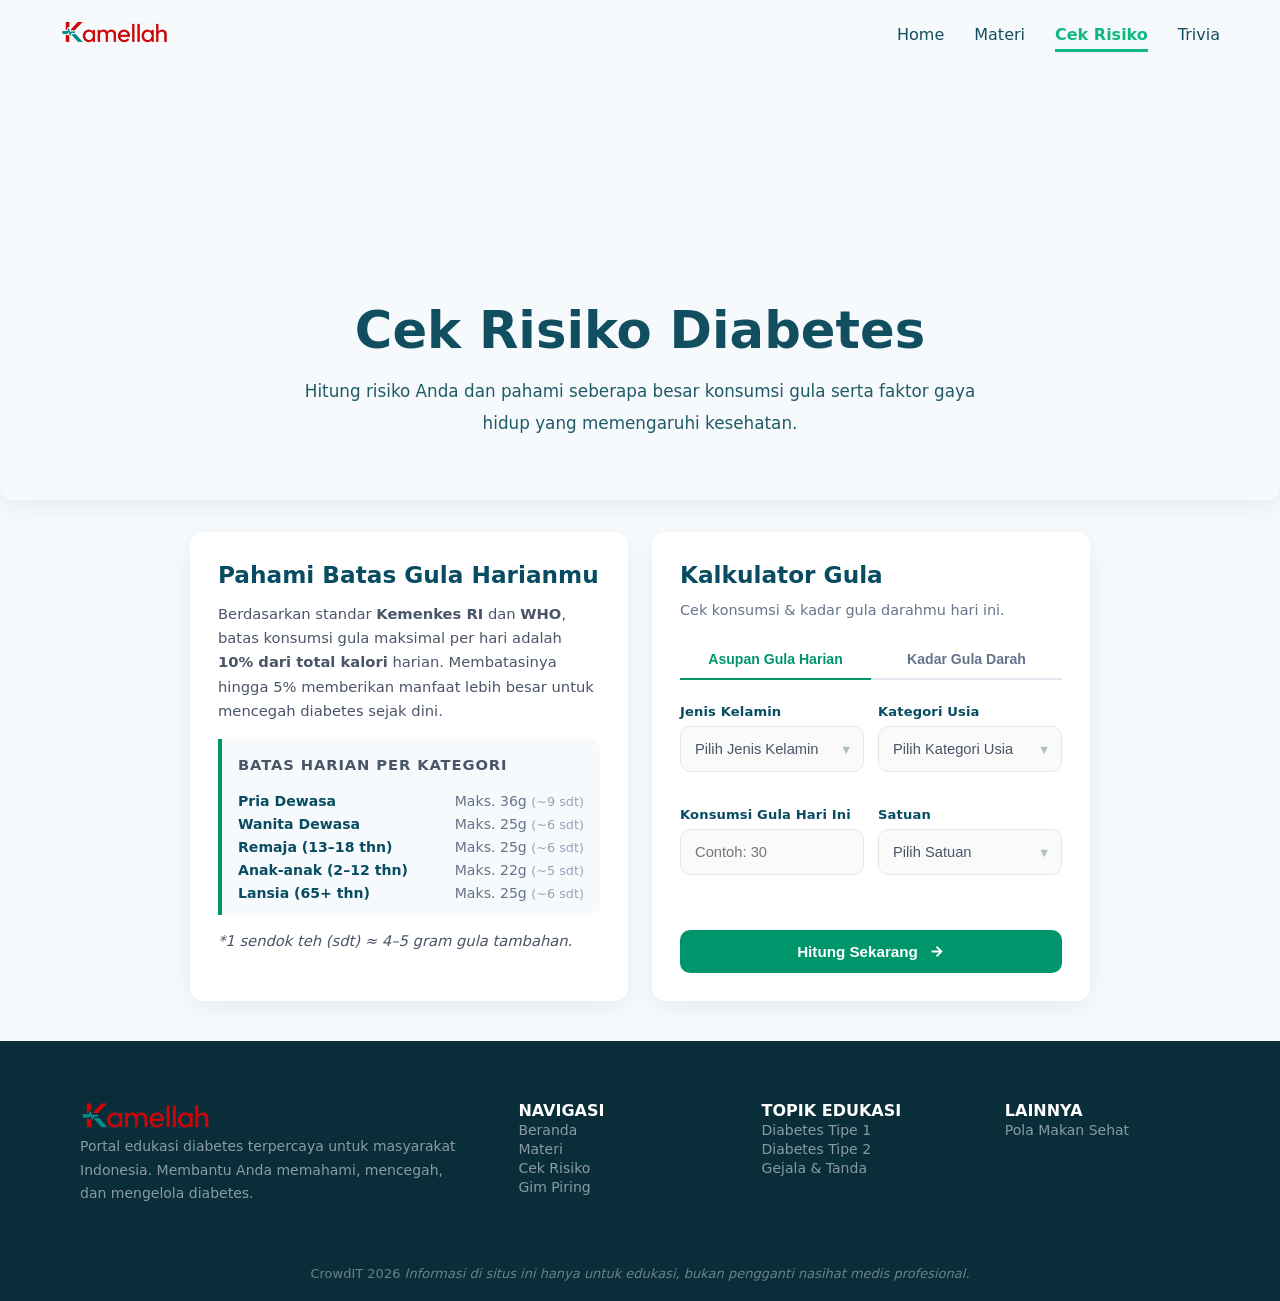
<file: tampilan/kalkulator/kalkulatorGula.html>
<!doctype html>
<html lang="en">
  <head>
    <meta charset="UTF-8" />
    <meta name="viewport" content="width=device-width, initial-scale=1.0" />
    <title>Sugar Intake Calculator - HEALTHYWeb</title>
    <link rel="stylesheet" href="../beranda/beranda.css" />
    <link rel="stylesheet" href="../global.css" />
    <link rel="stylesheet" href="style.css" />
  </head>
  <body>
    <header class="navbar">
      <div class="container navbar-box">
        <div class="logo">
          <a href="../../index.html"
            ><img
              src="../../aset/logo/logo.png"
              alt="HEALTHY Web Logo"
              class="logo-img"
          /></a>
        </div>

        <nav>
          <ul class="nav-links">
            <li><a href="../../index.html" class="nav-item">Home</a></li>
            <li>
              <a href="../materi/edukasi.html" class="nav-item">Materi</a>
            </li>
            <li>
              <a href="kalkulatorGula.html" class="nav-item active"
                >Cek Risiko</a
              >
            </li>
            <li><a href="../gim/gim.html" class="nav-item">Trivia</a></li>
          </ul>
        </nav>

        <div class="hamburger-menu" id="hamburger-toggle">
          <span class="bar"></span>
          <span class="bar"></span>
          <span class="bar"></span>
        </div>
      </div>
    </header>

    <section class="hero-page">
      <div class="hero-page__content">
        <h1 class="hero-page__title">Cek Risiko Diabetes</h1>
        <p class="hero-page__subtitle">
          Hitung risiko Anda dan pahami seberapa besar konsumsi gula serta
          faktor gaya hidup yang memengaruhi kesehatan.
        </p>
      </div>
    </section>

    <div class="calculator-container">
      <section class="education-card" id="educationCard">
        <div class="edu-panel active" id="eduIntake">
          <h2>Pahami Batas Gula Harianmu</h2>
          <p>
            Berdasarkan standar <strong>Kemenkes RI</strong> dan
            <strong>WHO</strong>, batas konsumsi gula maksimal per hari adalah
            <strong>10% dari total kalori</strong> harian. Membatasinya hingga
            5% memberikan manfaat lebih besar untuk mencegah diabetes sejak
            dini.
          </p>
          <div class="formula-box">
            <p class="formula-title">Batas Harian per Kategori</p>
            <ul>
              <li>
                <span class="formula-label">Pria Dewasa</span
                ><span class="formula-value">Maks. 36g <em>(~9 sdt)</em></span>
              </li>
              <li>
                <span class="formula-label">Wanita Dewasa</span
                ><span class="formula-value">Maks. 25g <em>(~6 sdt)</em></span>
              </li>
              <li>
                <span class="formula-label">Remaja (13–18 thn)</span
                ><span class="formula-value">Maks. 25g <em>(~6 sdt)</em></span>
              </li>
              <li>
                <span class="formula-label">Anak-anak (2–12 thn)</span
                ><span class="formula-value">Maks. 22g <em>(~5 sdt)</em></span>
              </li>
              <li>
                <span class="formula-label">Lansia (65+ thn)</span
                ><span class="formula-value">Maks. 25g <em>(~6 sdt)</em></span>
              </li>
            </ul>
          </div>
          <p class="disclaimer">
            *1 sendok teh (sdt) ≈ 4–5 gram gula tambahan.
          </p>
        </div>

        <div class="edu-panel" id="eduBloodSugar">
          <h2>Pahami Kadar Gula Darahmu</h2>
          <p>
            Kadar gula darah diukur dalam <strong>mg/dL</strong> dan bervariasi
            tergantung waktu pengukuran. Pemeriksaan rutin sangat penting untuk
            mendeteksi prediabetes atau diabetes sejak dini.
          </p>
          <div class="formula-box">
            <p class="formula-title">Batas Normal per Kondisi</p>
            <ul>
              <li>
                <span class="formula-label">Puasa (sebelum makan)</span>
                <span class="formula-value">Normal ≤ 100 <em>mg/dL</em></span>
              </li>
              <li>
                <span
                  class="formula-label"
                  style="opacity: 0.6; font-size: 0.78rem"
                  >Prediabetes (puasa)</span
                >
                <span class="formula-value" style="font-size: 0.82rem"
                  >101–125 <em>mg/dL</em></span
                >
              </li>
              <li>
                <span
                  class="formula-label"
                  style="opacity: 0.6; font-size: 0.78rem"
                  >Diabetes (puasa)</span
                >
                <span class="formula-value" style="font-size: 0.82rem"
                  >≥ 126 <em>mg/dL</em></span
                >
              </li>
              <li style="margin-top: 6px">
                <span class="formula-label">Acak / Setelah Makan</span>
                <span class="formula-value">Normal ≤ 140 <em>mg/dL</em></span>
              </li>
              <li>
                <span
                  class="formula-label"
                  style="opacity: 0.6; font-size: 0.78rem"
                  >Prediabetes (postmeal)</span
                >
                <span class="formula-value" style="font-size: 0.82rem"
                  >141–199 <em>mg/dL</em></span
                >
              </li>
              <li>
                <span
                  class="formula-label"
                  style="opacity: 0.6; font-size: 0.78rem"
                  >Diabetes (postmeal)</span
                >
                <span class="formula-value" style="font-size: 0.82rem"
                  >≥ 200 <em>mg/dL</em></span
                >
              </li>
            </ul>
          </div>
          <p class="disclaimer">
            *Sumber: American Diabetes Association (ADA) & WHO 2023.
          </p>
        </div>
      </section>

      <section class="calculator-card">
        <h2>Kalkulator Gula</h2>
        <p class="subtitle">Cek konsumsi & kadar gula darahmu hari ini.</p>

        <div class="form-tabs">
          <button type="button" class="tab-btn active" data-tab="intake">
            Asupan Gula Harian
          </button>
          <button type="button" class="tab-btn" data-tab="blood-sugar">
            Kadar Gula Darah
          </button>
        </div>

        <form id="sugarForm" class="tab-content active" novalidate>
          <div class="form-row">
            <div class="form-group">
              <label for="gender">Jenis Kelamin</label>
              <div class="t-input-wrap">
                <div class="t-input select-wrapper">
                  <select id="gender" required>
                    <option value="" disabled selected>
                      Pilih Jenis Kelamin
                    </option>
                    <option value="male">Pria</option>
                    <option value="female">Wanita</option>
                  </select>
                </div>
                <p class="t-error-msg">Pilih jenis kelamin.</p>
              </div>
            </div>

            <div class="form-group">
              <label for="ageCategory">Kategori Usia</label>
              <div class="t-input-wrap">
                <div class="t-input select-wrapper">
                  <select id="ageCategory" required>
                    <option value="" disabled selected>
                      Pilih Kategori Usia
                    </option>
                    <option value="adult">Dewasa (19–64 thn)</option>
                    <option value="teenager">Remaja (13–18 thn)</option>
                    <option value="children">Anak-anak (2–12 thn)</option>
                    <option value="elderly">Lansia (65+ thn)</option>
                  </select>
                </div>
                <p class="t-error-msg">Pilih kategori usia.</p>
              </div>
            </div>
          </div>

          <div class="form-row">
            <div class="form-group">
              <label for="currentIntake">Konsumsi Gula Hari Ini</label>
              <div class="t-input-wrap">
                <input
                  class="t-input"
                  type="number"
                  id="currentIntake"
                  min="0"
                  placeholder="Contoh: 30"
                  required
                />
                <p class="t-error-msg">Masukkan jumlah konsumsi gula.</p>
              </div>
            </div>

            <div class="form-group">
              <label for="unit">Satuan</label>
              <div class="t-input-wrap">
                <div class="t-input select-wrapper">
                  <select id="unit" required>
                    <option value="" disabled selected>Pilih Satuan</option>
                    <option value="grams">Gram (g)</option>
                    <option value="teaspoons">Sendok Teh (sdt)</option>
                  </select>
                </div>
                <p class="t-error-msg">Pilih satuan.</p>
              </div>
            </div>
          </div>

          <button type="submit" class="btn-calculate">
            <span>Hitung Sekarang</span>
            <svg
              class="btn-icon"
              viewBox="0 0 24 24"
              fill="none"
              stroke="currentColor"
              stroke-width="2.5"
            >
              <path d="M5 12h14M12 5l7 7-7 7" />
            </svg>
          </button>
        </form>

        <form id="bloodSugarForm" class="tab-content" novalidate>
          <div class="form-row">
            <div class="form-group">
              <label for="bloodSugarAge">Kategori Usia</label>
              <div class="t-input-wrap">
                <div class="t-input select-wrapper">
                  <select id="bloodSugarAge" required>
                    <option value="" disabled selected>
                      Pilih Kategori Usia
                    </option>
                    <option value="adult">Dewasa (19–64 thn)</option>
                    <option value="teenager">Remaja (13–18 thn)</option>
                    <option value="children">Anak-anak (2–12 thn)</option>
                    <option value="elderly">Lansia (65+ thn)</option>
                  </select>
                </div>
                <p class="t-error-msg">Pilih kategori usia.</p>
              </div>
            </div>

            <div class="form-group">
              <label for="bloodSugarCondition">Kondisi Pengukuran</label>
              <div class="t-input-wrap">
                <div class="t-input select-wrapper">
                  <select id="bloodSugarCondition" required>
                    <option value="" disabled selected>
                      Pilih Kondisi Pengukuran
                    </option>
                    <option value="fasting">Puasa (sebelum makan)</option>
                    <option value="random">Acak (kapan saja)</option>
                    <option value="postmeal">Setelah makan</option>
                  </select>
                </div>
                <p class="t-error-msg">Pilih kondisi pengukuran.</p>
              </div>
            </div>
          </div>

          <div class="form-group">
            <label for="bloodSugarLevel"
              >Kadar Gula Darah <span class="unit-label">mg/dL</span></label
            >
            <div class="t-input-wrap">
              <input
                class="t-input"
                type="number"
                id="bloodSugarLevel"
                min="0"
                max="600"
                placeholder="Contoh: 120"
                required
              />
              <p class="t-error-msg">Masukkan kadar gula darah (mg/dL).</p>
            </div>
          </div>

          <button type="submit" class="btn-calculate">
            <span>Cek Sekarang</span>
            <svg
              class="btn-icon"
              viewBox="0 0 24 24"
              fill="none"
              stroke="currentColor"
              stroke-width="2.5"
            >
              <path d="M5 12h14M12 5l7 7-7 7" />
            </svg>
          </button>
        </form>
      </section>

      <section id="resultCard" class="result-card hidden">
        <div class="result-status" id="resultStatus"></div>

        <div id="sugarGaugePanel" class="sugar-gauge-panel hidden">
          <div id="gaugeTitleText" class="gauge-title">
            Parameter Gula Harianmu
          </div>
          <div class="semicircle-gauge">
            <svg
              id="gaugeSvg"
              viewBox="0 0 200 105"
              xmlns="http://www.w3.org/2000/svg"
            >
              <path
                d="M 25 100 A 75 75 0 0 1 175 100"
                fill="none"
                stroke="#e2e8f0"
                stroke-width="16"
                stroke-linecap="butt"
              />
              <path
                d="M 25 100 A 75 75 0 0 1 62.5 35.1"
                fill="none"
                stroke="#4ade80"
                stroke-width="16"
                stroke-linecap="butt"
              />
              <path
                d="M 62.5 35.1 A 75 75 0 0 1 100 25"
                fill="none"
                stroke="#a3e635"
                stroke-width="16"
                stroke-linecap="butt"
              />
              <path
                d="M 100 25 A 75 75 0 0 1 137.5 35.1"
                fill="none"
                stroke="#facc15"
                stroke-width="16"
                stroke-linecap="butt"
              />
              <path
                d="M 137.5 35.1 A 75 75 0 0 1 164.9 62.5"
                fill="none"
                stroke="#fb923c"
                stroke-width="16"
                stroke-linecap="butt"
              />
              <path
                d="M 164.9 62.5 A 75 75 0 0 1 175 100"
                fill="none"
                stroke="#ef4444"
                stroke-width="16"
                stroke-linecap="butt"
              />
              <g id="gaugeNeedleGroup" transform="rotate(0, 100, 100)">
                <line
                  x1="100"
                  y1="100"
                  x2="25"
                  y2="100"
                  stroke="#1e293b"
                  stroke-width="3.5"
                  stroke-linecap="round"
                />
                <circle cx="100" cy="100" r="7" fill="#1e293b" />
                <circle cx="100" cy="100" r="3.5" fill="#ffffff" />
              </g>
            </svg>
            <div class="gauge-center-info">
              <span id="gaugeLevelLabel" class="gauge-level-text">–</span>
              <span id="gaugeValueText" class="gauge-value-text"></span>
            </div>
          </div>
        </div>

        <div class="comparison-box" id="comparisonBox">
          <div class="comparison-item">
            <span>Batas Harianmu</span>
            <strong id="labelLimit">–</strong>
          </div>
          <div class="arrow-container">
            <svg
              viewBox="0 0 24 24"
              fill="none"
              stroke="currentColor"
              stroke-width="2.5"
              width="20"
              height="20"
            >
              <path d="M5 12h14M12 5l7 7-7 7" />
            </svg>
          </div>
          <div class="comparison-item">
            <span>Konsumsimu</span>
            <strong id="labelCurrent">–</strong>
          </div>
        </div>

        <div class="tips-box">
          <div class="tips-header">
            <span></span>
            <h4>Tips Kesehatan</h4>
          </div>
          <div id="healthTips"></div>
        </div>

        <p class="medical-disclaimer">
          *Hasil ini bersifat edukatif berdasarkan panduan WHO/Kemenkes RI dan
          tidak menggantikan saran medis dokter atau ahli gizi.
        </p>
      </section>
    </div>
    <footer class="footer">
      <div class="footer-top">
        <div class="footer-grid">
          <div class="foot-brand">
            <a href="../../index.html" class="foot-logo-link"
              ><img
                src="../../aset/logo/logo.png"
                alt="HEALTHY Web Logo"
                class="footer-logo-img"
            /></a>
            <p>
              Portal edukasi diabetes terpercaya untuk masyarakat Indonesia.
              Membantu Anda memahami, mencegah, dan mengelola diabetes.
            </p>
          </div>

          <div class="foot-col">
            <h4>NAVIGASI</h4>
            <ul>
              <li><a href="../../index.html">Beranda</a></li>
              <li><a href="../materi/edukasi.html">Materi</a></li>
              <li><a href="kalkulatorGula.html">Cek Risiko</a></li>
              <li><a href="../gim/gim.html">Gim Piring</a></li>
            </ul>
          </div>

          <div class="foot-col">
            <h4>TOPIK EDUKASI</h4>
            <ul>
              <li>
                <a href="../materi/edukasi.html#diabetes-tipe-1"
                  >Diabetes Tipe 1</a
                >
              </li>
              <li>
                <a href="../materi/edukasi.html#diabetes-tipe-2"
                  >Diabetes Tipe 2</a
                >
              </li>
              <li>
                <a href="../materi/edukasi.html#gejala-tanda">Gejala & Tanda</a>
              </li>
            </ul>
          </div>

          <div class="foot-col">
            <h4>LAINNYA</h4>
            <ul>
              <li>
                <a href="../materi/edukasi.html#pola-makan-sehat"
                  >Pola Makan Sehat</a
                >
              </li>
            </ul>
          </div>
        </div>
      </div>

      <div class="footer-bottom">
        <div class="footer-bottom-box">
          <p>CrowdIT 2026</p>
          <p class="foot-note">
            <em
              >Informasi di situs ini hanya untuk edukasi, bukan pengganti
              nasihat medis profesional.</em
            >
          </p>
        </div>
      </div>
    </footer>

    <script src="script.js"></script>
    <script src="../beranda/main.js"></script>
  </body>
</html>
</file>
<file: tampilan/beranda/beranda.css>
/* ========================================================================
   STYLE HERO & KONTEN UTAMA BERANDA
   ======================================================================== */
.hero-section {
  width: 100%;
  min-height: 620px;
  height: 90vh;
  display: flex;
  align-items: center;
  background-color: #f4f9f9;
  position: relative;
  overflow: hidden;
}

.hero-wrapper {
  display: flex;
  width: 100%;
  max-width: 1200px;
  margin: 0 auto;
  padding: 0 20px;
  align-items: center;
  justify-content: space-between;
}

.hero-page {
  width: 100%;
  padding: 120px 0 60px;
  background: none;
  overflow: hidden;
  margin-top: 64px;
}

.hero-page__content {
  max-width: 860px;
  margin: 0 auto;
  padding: 0 20px;
  text-align: center;
  display: flex;
  flex-direction: column;
  align-items: center;
  opacity: 0;
  transform: translateY(20px);
  animation: fadeUpIn 0.75s ease-out 0.25s forwards;
}

.hero-page__title {
  font-size: clamp(2.4rem, 4vw, 4.5rem);
  line-height: 1.05;
  font-weight: 800;
  color: #114e60;
  margin-bottom: 18px;
  display: inline-flex;
  flex-wrap: wrap;
  justify-content: center;
}

.hero-page__subtitle {
  font-size: 1.05rem;
  line-height: 1.9;
  color: #1f5b67;
  max-width: 720px;
  margin: 0 auto;
  border: none;
}

.hero__word {
  display: inline-block;
  opacity: 0;
  animation: word-reveal 0.6s ease-out forwards;
}

.hero__word:nth-child(1) {
  animation-delay: 0.1s;
}

.hero__word:nth-child(2) {
  animation-delay: 0.2s;
}

.hero__word:nth-child(3) {
  animation-delay: 0.3s;
}

@keyframes word-reveal {
  from {
    opacity: 0;
    transform: translateY(20px);
  }
  to {
    opacity: 1;
    transform: translateY(0);
  }
}

@media screen and (max-width: 768px) {
  .hero-page {
    padding: 100px 0 40px;
    margin-top: 64px;
  }

  .hero-page__title {
    font-size: 2.3rem;
  }
}

.hero-left {
  width: 42%; 
  z-index: 10;
  position: relative;
  display: flex;
  flex-direction: column;
}

.badge {
  display: inline-block;
  align-self: flex-start;
  padding: 6px 12px;
  background-color: rgba(37, 204, 247, 0.15);
  color: #114e60;
  font-weight: 600;
  font-size: 14px;
  border-radius: 20px;
  margin-bottom: 20px;
}

.hero-title {
  font-size: 44px;
  font-weight: 700;
  line-height: 1.25;
  margin-bottom: 20px;
  color: #114e60;
}

.hero-desc {
  font-size: 16px;
  line-height: 1.6;
  color: #557a85;
  margin-bottom: 35px;
}

.hero-action {
  display: flex;
  gap: 15px;
}

/* ========================================================================
   BUTTON STYLING
   ======================================================================== */
.btn {
  display: inline-block;
  padding: 12px 28px;
  font-weight: 600;
  border-radius: 8px;
  transition: all 0.3s ease;
  font-size: 15px;
  text-align: center;
  text-decoration: none;
}

.btn-primary {
  background-color: #059669;
  color: #ffffff;
  box-shadow: 0 4px 15px rgba(5, 150, 105, 0.25);
}

.btn-primary:hover {
  transform: translateY(-3px);
  background-color: #047857;
  box-shadow: 0 6px 20px rgba(5, 150, 105, 0.4);
}

.btn-secondary {
  border: 2px solid #114e60;
  color: #114e60;
  background-color: transparent;
}

.btn-secondary:hover {
  background-color: #114e60;
  border-color: #114e60;
  color: #ffffff;
  transform: translateY(-3px);
  box-shadow: 0 6px 20px rgba(17, 78, 96, 0.2);
}

/* ========================================================================
   KOLOM KANAN: POSITIONING & BACKGROUND EFFECTS
   ======================================================================== */
.hero-section .hero-wrapper .hero-right {
  position: absolute;
  top: 0;
  right: 0;
  width: 53%;
  height: 85% !important;
  z-index: 1;
  display: block !important;
}

.hero-right .medical-bg {
  position: absolute;
  inset: 0;
  pointer-events: none;
  background:
    radial-gradient(
      circle at 15% 20%,
      rgba(255, 255, 255, 0.12),
      transparent 8%
    ),
    radial-gradient(
      circle at 70% 15%,
      rgba(255, 255, 255, 0.08),
      transparent 10%
    ),
    radial-gradient(
      circle at 40% 70%,
      rgba(255, 255, 255, 0.06),
      transparent 12%
    ),
    repeating-linear-gradient(
      45deg,
      rgba(255, 255, 255, 0.06),
      rgba(255, 255, 255, 0.06) 1px,
      transparent 1px,
      transparent 20px
    );
}

.hero-left,
.hero-right {
  opacity: 0;
  transform: translateY(24px);
  animation: fadeUpIn 0.85s ease-out forwards;
}

.hero-left {
  animation-delay: 0.18s;
}

.hero-right {
  animation-delay: 0.32s;
}

@keyframes fadeUpIn {
  from {
    opacity: 0;
    transform: translateY(24px);
  }
  to {
    opacity: 1;
    transform: translateY(0);
  }
}

@keyframes waveFlow {
  0% {
    transform: translateY(0px) skewY(0deg) rotate(0deg);
    border-radius: 0% 0% 0% 85% / 0% 0% 0% 85%;
  }
  50% {
    transform: translateY(-10px) skewY(1deg) rotate(0.2deg);
    border-radius: 0% 0% 0% 80% / 0% 0% 0% 90%;
  }
  100% {
    transform: translateY(4px) skewY(-1deg) rotate(-0.2deg);
    border-radius: 0% 0% 0% 88% / 0% 0% 0% 80%;
  }
}

@keyframes waveInside {
  0% {
    transform: translateY(0px) scale(1);
  }
  50% {
    transform: translateY(-8px) scale(1.01);
  }
  100% {
    transform: translateY(3px) scale(0.997);
  }
}

.hero-section .hero-wrapper .video-blob-container {
  width: 100% !important;
  height: 100% !important;
  position: relative;
  overflow: hidden;
  border-radius: 0% 0% 0% 85% / 0% 0% 0% 85% !important;
  box-shadow: -15px 15px 40px rgba(17, 78, 96, 0.03);
  animation:
    floatFrame 15s ease-in-out infinite alternate,
    waveFlow 12s ease-in-out infinite alternate;
  transform-origin: center;
}

.hero-section .hero-wrapper .blob-video {
  width: 100% !important;
  height: 100% !important;
  object-fit: cover !important;
  animation: waveInside 12s ease-in-out infinite alternate;
}

.blob-overlay {
  position: absolute;
  top: 0;
  left: 0;
  width: 100%;
  height: 100%;
  background: transparent;
  pointer-events: none;
}

/* ==========================================================================
   FEATURES SECTION & FOOTER
   ========================================================================== */
.features-section {
  padding: 80px 0;
  background-color: #ffffff;
}

.features-grid {
  display: flex;
  justify-content: space-between;
  gap: 30px;
  max-width: 1200px;
  margin: 0 auto;
  padding: 0 20px;
}

.feature-card {
  flex: 1;
  background: #f4f9f9;
  padding: 40px 30px;
  border-radius: 16px;
  transition: all 0.3s ease;
  border: 1px solid rgba(17, 78, 96, 0.05);
}

.feature-card:hover {
  transform: translateY(-10px);
  box-shadow: 0 15px 30px rgba(17, 78, 96, 0.08);
}

.feature-icon {
  width: 50px;
  height: 50px;
  border-radius: 12px;
  display: flex;
  align-items: center;
  justify-content: center;
  font-size: 24px;
  margin-bottom: 20px;
}

.feature-card h3 {
  font-size: 20px;
  color: #114e60;
  margin-bottom: 12px;
  font-weight: 700;
}
.feature-card p {
  font-size: 14px;
  color: #557a85;
  line-height: 1.6;
}

.features-header {
  text-align: center;
  margin-bottom: 50px;
}

.features-header h2 {
  font-size: 2.5rem;
  color: #114e60;
  margin-bottom: 15px;
}

.features-header p {
  color: #557a85;
  font-size: 1.1rem;
}

.feature-icon svg {
  width: 28px;
  height: 28px;
}

.icon-blue { color: #25ccf7; }
.icon-green { color: #059669; }
.icon-orange { color: #f39c12; }

.features-header {
  animation: fadeUpIn 1s ease-out forwards;
}

.feature-card {
  opacity: 0; 
  animation: fadeUpIn 1s ease-out forwards;
}

.feature-card:nth-child(1) { animation-delay: 0.3s; }
.feature-card:nth-child(2) { animation-delay: 0.5s; }
.feature-card:nth-child(3) { animation-delay: 0.7s; }

/* ==========================================================================
   FOOTER STYLE
   ========================================================================== */
.footer {
  background: #092e3a;
  color: #fff;
  padding-top: 60px;
  margin-top: 40px;
  width: 100%;
}

.footer-top {
  padding-bottom: 40px;
  border-bottom: none;
}

.footer-grid {
  max-width: 1200px;
  margin: 0 auto;
  padding: 0 40px;
  display: grid;
  grid-template-columns: 2fr 1fr 1fr 1fr;
  gap: 48px;
}

.foot-brand .foot-logo {
  font-size: 21px;
  font-weight: 800;
  margin-bottom: 14px;
}
.foot-brand .foot-logo span {
  color: #25ccf7;
}
.foot-brand p {
  font-size: 14px;
  color: rgba(255, 255, 255, 0.52);
  line-height: 1.7;
}

.footer-logo-img {
  height: 30px;
  width: auto;
  object-fit: contain;
}
.foot-col a {
  font-size: 14px;
  color: rgba(255, 255, 255, 0.52);
  text-decoration: none;
  transition: color 0.25s;
}
.foot-col a:hover {
  color: #25ccf7;
}

.footer-bottom {
  padding: 22px 0;
  max-width: 1200px;
  margin: 0 auto;
  padding: 20px 40px;
  text-align: center;
}
.footer-bottom-box {
  display: block;
  font-size: 13px;
  color: rgba(255, 255, 255, 0.4);
  text-align: center;
}
.footer-bottom-box p {
  margin: 0;
  display: inline;
}
.footer-bottom-box p:first-child::after {
  content: " ";
}
.footer-bottom-box .foot-note {
  font-style: italic;
  color: rgba(255, 255, 255, 0.4);
}

/* ========================================================================
   RESPONSIVE LAYOUT (MOBILE & TABLET)
   ======================================================================== */
@media screen and (max-width: 1024px) {
  .hero-title {
    font-size: 36px;
  }
  .hero-right {
    width: 50%;
    height: 80% !important;
  }
}

@media screen and (max-width: 768px) {
  .hero-section {
    min-height: auto;
    height: auto;
    padding-top: 120px;
    padding-bottom: 40px;
  }

  .hero-wrapper {
    flex-direction: column;
    text-align: center;
    gap: 30px;
  }

  .hero-left {
    width: 100%;
    align-items: center;
  }

  .badge {
    align-self: center;
  }
  .hero-title {
    font-size: 34px;
    max-width: 90%;
  }
  .hero-desc {
    max-width: 95%;
    margin-bottom: 25px;
  }

  .hero-left .badge {
    order: 1;
  }
  .hero-left .hero-title {
    order: 2;
  }
  .hero-left .hero-desc {
    order: 3;
  }

  .hero-section .hero-wrapper .hero-right {
    position: relative;
    top: 0;
    right: 0;
    width: 100%;
    height: 300px !important;
    overflow: hidden;
    order: 4;
  }

  .hero-section .hero-wrapper .video-blob-container {
    border-radius: 24px !important; 
  }

  .hero-left .hero-action {
    order: 5;
    justify-content: center;
    width: 100%;
    margin-top: 15px;
  }

  .features-grid {
    flex-direction: column;
    gap: 20px;
  }

  .footer-grid {
    grid-template-columns: 1fr 1fr;
    gap: 30px;
    padding: 0 20px;
  }

  .foot-brand {
    grid-column: 1 / -1;
    text-align: center;
    margin-bottom: 15px;
  }

  .foot-col {
    text-align: center;
  }

  .foot-col h4 {
    font-size: 12px;
    margin-bottom: 14px;
  }

  .foot-col ul {
    gap: 8px;
  }

  .foot-col a {
    font-size: 13px;
  }

  .foot-col:nth-child(2) {
    grid-column: 1;
  }

  .foot-col:nth-child(3) {
    grid-column: 2;
  }

  .foot-col:nth-child(4) {
    grid-column: 1 / -1;
    margin-top: 15px;
  }

  .footer-bottom-box {
    flex-direction: column;
    gap: 12px;
    text-align: center;
  }
}

@media screen and (max-width: 480px) {
  .hero-title {
    font-size: 28px;
  }
  .hero-desc {
    font-size: 14px;
  }
  .hero-section .hero-wrapper .hero-right {
    height: 220px !important;
  }

  .hero-action {
    flex-direction: column;
    gap: 12px;
    width: 90%;
  }
  .btn {
    width: 100%;
  }
}
</file>
<file: tampilan/global.css>
/* ========================================================================
   RESET & GLOBAL STYLES
   ======================================================================== */
*, *::before, *::after {
  box-sizing: border-box;
  margin: 0;
  padding: 0;
}

body {
  font-family: 'Segoe UI', Tahoma, Geneva, Verdana, sans-serif;
  background-color: #F4F9F9; 
  color: #114E60;           
  overflow-x: hidden;        
}

a {
  text-decoration: none;    
  color: inherit;            
}

ul {
  list-style: none;          
}

.container {
  width: 100%;
  max-width: 1200px;
  margin: 0 auto;
  padding: 0 20px;
}

/* ========================================================================
   NAVBAR COMPONENTS (DESKTOP)
   ======================================================================== */
.navbar {
  position: fixed;
  top: 0;
  left: 0;
  width: 100%;
  z-index: 1000;
  background-color: transparent; 
  transition: all 0.4s ease;     
  padding: 20px 0;
  height: auto;
  min-height: 64px;
  display: flex;
  align-items: center;
}

.navbar-scrolled {
  background-color: #0a3a47;    
  padding: 15px 0; 
  box-shadow: 0 4px 20px rgba(0, 0, 0, 0.15);
  backdrop-filter: blur(10px);
}

.navbar-box {
  display: flex;
  justify-content: space-between;
  align-items: center;
  width: 100%;
  padding: 0 20px;
}

.logo-img {
  height: 25px; 
  width: auto;
  object-fit: contain;
}

.navbar-scrolled .logo a { color: #FFFFFF; }
.navbar-scrolled .logo-img { filter: brightness(1.2); }

.nav-links { display: flex; gap: 30px; }

.nav-item {
  font-size: 16px;
  font-weight: 500;
  color: #114E60;
  transition: all 0.3s ease;
  padding: 5px 0;
  border-bottom: 2px solid transparent;
}

.nav-item:hover, .nav-item.active {
  color: #10B981 !important;
  border-bottom: 3px solid #10B981 !important;
  font-weight: 600;
}

.navbar-scrolled .nav-item {
  color: #FFFFFF !important;
}

.hamburger-menu {
  display: none; 
  flex-direction: column;
  gap: 5px;
  cursor: pointer;
}

.hamburger-menu .bar {
  width: 25px;
  height: 3px;
  background-color: #114E60; 
  transition: all 0.3s ease;
}

.navbar-scrolled .hamburger-menu .bar {
  background-color: #FFFFFF;
}

/* ========================================================================
   RESPONSIVE NAVBAR (MOBILE & TABLET)
   ======================================================================== */
@media screen and (max-width: 768px) {
  .navbar {
    background-color: #114E60 !important;
    padding: 15px 0;
  }

  .hamburger-menu { display: flex; z-index: 1003; }
  .hamburger-menu .bar { background-color: #FFFFFF !important; }

  .nav-links {
    position: fixed;
    top: 0;
    left: -100%; 
    width: 100%;
    height: 100vh;
    background-color: #114E60;
    flex-direction: column;
    align-items: center;
    justify-content: center; 
    gap: 20px;
    padding: 20px;
    transition: left 0.4s ease;
    z-index: 1002;
  }

  .nav-links.mobile-active { left: 0; }
  .nav-links li { width: 85%; display: flex; justify-content: center; }
  
  .nav-item {
    display: block;
    width: 100%;
    text-align: center;
    padding: 16px 0;
    font-size: 18px;
    font-weight: 600;
    background-color: #059669;
    color: #FFFFFF !important;
    border-radius: 12px;
    border-bottom: none !important;
    box-shadow: 0 4px 12px rgba(0, 0, 0, 0.15);
  }

  .nav-item:hover {
    background-color: #25CCF7;
    transform: translateY(-2px);
  }
}
</file>
<file: tampilan/kalkulator/style.css>
:root {
  --green: #00966b;
  --green-hover: #007d58;
  --teal: #084c61;
  --text: #4a5568;
  --muted: #64748b;
  --bg: #f7fafc;
  --white: #ffffff;
  --red: #e53e3e;
  --red-bg: #fff5f5;
  --green-bg: #f0fff4;
  --border: #e2e8f0;
  --shadow: 0 8px 24px rgba(0, 0, 0, 0.06);
  --radius: 14px;
  --radius-sm: 10px;
  --ease: cubic-bezier(0.4, 0, 0.2, 1);

  --shake-distance: 6px;
  --shake-overshoot: 4px;
  --shake-dur-a: 80ms;
  --shake-dur-b: 60ms;
  --shake-ease: cubic-bezier(0.22, 1, 0.36, 1);
  --revert-dur: 280ms;
}

/* ===== RESET ===== */
*,
*::before,
*::after {
  box-sizing: border-box;
  margin: 0;
  padding: 0;
}
html {
  min-height: 100%;
}
body {
  font-family: "Segoe UI", system-ui, sans-serif;
  background: var(--bg);
  color: var(--text);
  min-height: 100vh;
  display: flex;
  flex-direction: column;
  justify-content: flex-start;
  align-items: center;
  padding: 120px 0 0 0;
  margin: 0;
}

/* ===== LAYOUT ===== */
.calculator-container {
  max-width: 900px;
  width: 100%;
  display: grid;
  grid-template-columns: 1fr 1fr;
  gap: 24px;
  flex: 1;
  margin-bottom: 0;
  margin-top: 32px;
}
@media (max-width: 720px) {
  .calculator-container {
    grid-template-columns: 1fr;
  }
}

footer.footer {
  width: 100%;
  margin-top: 40px;
  flex-shrink: 0;
  margin-bottom: 0;
}

/* ===== CARDS ===== */
section {
  background: var(--white);
  border-radius: var(--radius);
  padding: 28px;
  box-shadow: var(--shadow);
  animation: cardIn 0.4s var(--ease) both;
}
section.calculator-card {
  animation-delay: 0.08s;
}

@keyframes cardIn {
  from {
    opacity: 0;
    transform: translateY(12px);
  }
  to {
    opacity: 1;
    transform: translateY(0);
  }
}

h2 {
  color: var(--teal);
  font-size: 1.45rem;
  font-weight: 700;
  margin-bottom: 12px;
  line-height: 1.3;
}

.subtitle {
  font-size: 0.9rem;
  color: var(--muted);
  margin-bottom: 22px;
}

/* ===== EDUCATION PANEL SWITCHING ===== */
.edu-panel {
  display: none;
  animation: eduFadeIn 0.35s var(--ease);
}
.edu-panel.active {
  display: block;
}
@keyframes eduFadeIn {
  from {
    opacity: 0;
    transform: translateY(8px);
  }
  to {
    opacity: 1;
    transform: translateY(0);
  }
}

/* ===== EDUCATION CARD ===== */
.education-card p {
  font-size: 0.92rem;
  line-height: 1.65;
  color: var(--text);
  margin-bottom: 16px;
}

.formula-box {
  background: #f7fafc;
  border-left: 4px solid var(--green);
  border-radius: 0 var(--radius-sm) var(--radius-sm) 0;
  padding: 14px 16px;
  margin-bottom: 14px;
}

.formula-title {
  font-size: 0.82rem;
  font-weight: 700;
  text-transform: uppercase;
  letter-spacing: 0.06em;
  color: var(--green);
  margin-bottom: 10px;
}

.formula-box ul {
  list-style: none;
  display: flex;
  flex-direction: column;
  gap: 7px;
}
.formula-box li {
  display: flex;
  justify-content: space-between;
  align-items: baseline;
  font-size: 0.88rem;
  gap: 8px;
}
.formula-label {
  color: var(--teal);
  font-weight: 600;
  flex-shrink: 0;
}
.formula-value {
  color: var(--muted);
  text-align: right;
}
.formula-value em {
  font-style: normal;
  font-size: 0.8rem;
  color: #94a3b8;
}

.disclaimer {
  font-size: 0.76rem;
  color: #b0bec5;
  font-style: italic;
}

/* ===== TABS ===== */
.form-tabs {
  display: flex;
  gap: 0;
  margin-bottom: 24px;
  border-bottom: 2px solid var(--border);
}

.tab-btn {
  flex: 1;
  padding: 11px 12px;
  background: transparent;
  border: none;
  border-bottom: 2px solid transparent;
  margin-bottom: -2px;
  font-size: 0.88rem;
  font-weight: 600;
  color: var(--muted);
  cursor: pointer;
  transition:
    color 0.2s var(--ease),
    border-color 0.2s var(--ease);
}
.tab-btn:hover {
  color: var(--green);
}
.tab-btn.active {
  color: var(--green);
  border-bottom-color: var(--green);
}

.tab-content {
  display: none;
  flex-direction: column;
  gap: 0;
}
.tab-content.active {
  display: flex;
  animation: fadeSlideIn 0.25s var(--ease);
}
@keyframes fadeSlideIn {
  from {
    opacity: 0;
    transform: translateY(5px);
  }
  to {
    opacity: 1;
    transform: translateY(0);
  }
}

/* ===== FORM ===== */
.form-group {
  display: flex;
  flex-direction: column;
  margin-bottom: 16px;
}
.form-row {
  display: grid;
  grid-template-columns: 1fr 1fr;
  gap: 14px;
}

label {
  font-size: 0.82rem;
  font-weight: 700;
  color: var(--teal);
  margin-bottom: 7px;
  letter-spacing: 0.01em;
}
.unit-label {
  font-weight: 500;
  font-size: 0.78rem;
  color: var(--muted);
  margin-left: 4px;
}

input[type="number"],
input[type="text"],
select {
  height: 46px;
  padding: 0 14px;
  border: 1.5px solid var(--border);
  border-radius: var(--radius-sm);
  font-size: 0.92rem;
  color: var(--text);
  background: #fafafa;
  width: 100%;
  outline: none;
  transition:
    border-color 0.18s var(--ease),
    box-shadow 0.18s var(--ease),
    background 0.18s var(--ease);
}
input:focus,
select:focus {
  border-color: var(--green);
  background: var(--white);
  box-shadow: 0 0 0 3px rgba(0, 150, 107, 0.1);
}

/* Select custom arrow */
.select-wrapper {
  position: relative;
  width: 100%;
}
.select-wrapper::after {
  content: "▼";
  font-size: 0.6rem;
  color: #b0bec5;
  position: absolute;
  right: 14px;
  top: 50%;
  transform: translateY(-50%);
  pointer-events: none;
}
select {
  appearance: none;
  padding-right: 36px;
  cursor: pointer;
}

/* ===== SHAKE ERROR (transitions.dev) ===== */
.t-input-wrap {
  position: relative;
  width: 100%;
}
.t-input {
  transition: border-color 150ms ease-out;
  will-change: transform;
  display: block;
  width: 100%;
}
.t-input.select-wrapper::after {
  content: "▼";
  font-size: 0.6rem;
  color: #b0bec5;
  position: absolute;
  right: 14px;
  top: 50%;
  transform: translateY(-50%);
  pointer-events: none;
}
input.t-input {
  display: block;
}

.t-input.is-error select,
.t-input.is-error input,
input.t-input.is-error {
  border-color: var(--red) !important;
  box-shadow: 0 0 0 3px rgba(229, 62, 62, 0.12) !important;
}
.t-input.is-error {
  transition: border-color var(--revert-dur) ease-out;
}

.t-error-msg {
  opacity: 0;
  visibility: hidden;
  font-size: 0.75rem;
  color: var(--red);
  margin-top: 5px;
  display: block;
  transition:
    opacity var(--revert-dur) ease-out,
    visibility 0s linear var(--revert-dur);
}
.t-input-wrap.is-error .t-error-msg {
  opacity: 1;
  visibility: visible;
  transition:
    opacity var(--revert-dur) ease-out,
    visibility 0s;
}

.t-input.is-shaking {
  animation: t-input-shake calc(var(--shake-dur-a) * 2 + var(--shake-dur-b) * 2)
    linear;
}
@keyframes t-input-shake {
  0% {
    transform: translateX(0);
    animation-timing-function: var(--shake-ease);
  }
  28.57% {
    transform: translateX(var(--shake-distance));
    animation-timing-function: var(--shake-ease);
  }
  57.14% {
    transform: translateX(calc(var(--shake-distance) * -1));
    animation-timing-function: var(--shake-ease);
  }
  78.57% {
    transform: translateX(var(--shake-overshoot));
    animation-timing-function: var(--shake-ease);
  }
  100% {
    transform: translateX(0);
  }
}
@media (prefers-reduced-motion: reduce) {
  .t-input {
    animation: none !important;
    transform: none !important;
  }
}

/* ===== BUTTON ===== */
.btn-calculate {
  display: flex;
  align-items: center;
  justify-content: center;
  gap: 10px;
  width: 100%;
  margin-top: 6px;
  padding: 13px 20px;
  background: var(--green);
  color: white;
  border: none;
  border-radius: var(--radius-sm);
  font-size: 0.95rem;
  font-weight: 700;
  cursor: pointer;
  transition:
    background 0.18s var(--ease),
    transform 0.12s var(--ease),
    box-shadow 0.18s var(--ease);
}
.btn-calculate:hover {
  background: var(--green-hover);
  box-shadow: 0 4px 14px rgba(0, 150, 107, 0.25);
}
.btn-calculate:active {
  transform: scale(0.97);
}
.btn-icon {
  width: 17px;
  height: 17px;
  transition: transform 0.18s var(--ease);
  flex-shrink: 0;
}
.btn-calculate:hover .btn-icon {
  transform: translateX(4px);
}

/* ===== RESULT CARD ===== */
.result-card {
  grid-column: span 2;
  border-top: 4px solid var(--green);
}
@media (max-width: 720px) {
  .result-card {
    grid-column: span 1;
  }
}

.hidden {
  display: none !important;
}

.result-card:not(.hidden) {
  animation: resultIn 0.45s cubic-bezier(0.16, 1, 0.3, 1) both;
}
@keyframes resultIn {
  from {
    opacity: 0;
    transform: translateY(18px);
  }
  to {
    opacity: 1;
    transform: translateY(0);
  }
}

/* Status badge */
.result-status {
  padding: 14px 18px;
  border-radius: var(--radius-sm);
  text-align: center;
  font-weight: 700;
  font-size: 1.1rem;
  margin-bottom: 20px;
  animation: statusPop 0.35s cubic-bezier(0.34, 1.56, 0.64, 1) both;
  animation-delay: 0.15s;
}
@keyframes statusPop {
  from {
    opacity: 0;
    transform: scale(0.93);
  }
  to {
    opacity: 1;
    transform: scale(1);
  }
}
.status-safe {
  background: var(--green-bg);
  color: var(--green);
  border: 1px solid rgba(0, 150, 107, 0.18);
}
.status-low {
  background: #fffbeb;
  color: #92400e;
  border: 1px solid rgba(251, 191, 36, 0.3);
}
.status-over {
  background: var(--red-bg);
  color: var(--red);
  border: 1px solid rgba(229, 62, 62, 0.18);
}
.status-warning {
  background: #fffaf0;
  color: #c05621;
  border: 1px solid rgba(192, 86, 33, 0.2);
}

/* ===== GAUGE ===== */
.sugar-gauge-panel {
  border: 1.5px solid var(--border);
  border-radius: var(--radius-sm);
  padding: 18px 18px 12px;
  margin-bottom: 20px;
  text-align: center;
  transition:
    border-color 0.4s ease,
    background 0.4s ease;
}
.gauge-title {
  font-size: 0.88rem;
  font-weight: 700;
  color: var(--teal);
  margin-bottom: 8px;
  letter-spacing: 0.01em;
}
.semicircle-gauge {
  display: flex;
  flex-direction: column;
  align-items: center;
  max-width: 240px;
  margin: 0 auto;
}
.semicircle-gauge svg {
  width: 100%;
  height: auto;
  filter: drop-shadow(0 3px 8px rgba(0, 0, 0, 0.1));
}
.gauge-center-info {
  display: flex;
  flex-direction: column;
  align-items: center;
  margin-top: 6px;
  gap: 2px;
}
.gauge-level-text {
  font-size: 1.05rem;
  font-weight: 800;
  letter-spacing: 0.07em;
  transition: color 0.4s ease;
}
.gauge-value-text {
  font-size: 0.78rem;
  color: var(--muted);
  font-weight: 600;
}

/* ===== COMPARISON BOX ===== */
.comparison-box {
  display: flex;
  align-items: center;
  justify-content: center;
  gap: 20px;
  background: #f8fafc;
  border-radius: var(--radius-sm);
  padding: 16px 20px;
  margin-bottom: 20px;
}
.comparison-item {
  text-align: center;
  flex: 1;
}
.comparison-item span {
  display: block;
  font-size: 0.78rem;
  color: var(--muted);
  margin-bottom: 4px;
  font-weight: 600;
  text-transform: uppercase;
  letter-spacing: 0.04em;
}
.comparison-item strong {
  font-size: 1.3rem;
  font-weight: 800;
  color: var(--teal);
}
.arrow-container {
  color: var(--muted);
  flex-shrink: 0;
}

/* ===== TIPS BOX ===== */
.tips-box {
  background: #fffbf0;
  border: 1px solid #fde9c0;
  border-radius: var(--radius-sm);
  padding: 16px 18px;
  margin-bottom: 14px;
  font-size: 0.9rem;
  line-height: 1.65;
}
.tips-header {
  display: flex;
  align-items: center;
  gap: 7px;
  margin-bottom: 8px;
}
.tips-header h4 {
  font-size: 0.88rem;
  font-weight: 700;
  color: #b45309;
}

/* ===== DISCLAIMER ===== */
.medical-disclaimer {
  font-size: 0.73rem;
  color: #b0bec5;
  text-align: center;
  line-height: 1.5;
}

/* ===== RESPONSIVE STYLE FOR MOBILE ===== */
@media (max-width: 576px) {
  body {
    padding: 120px 0 0;
  }

  .calculator-container {
    gap: 16px;
  }

  section {
    padding: 20px;
  }

  .form-row {
    grid-template-columns: 1fr;
    gap: 16px;
  }

  .comparison-box {
    flex-direction: column;
    gap: 12px;
    padding: 16px;
  }

  .arrow-container {
    transform: rotate(90deg);
    margin: 4px 0;
    display: flex;
    justify-content: center;
  }
}
</file>
